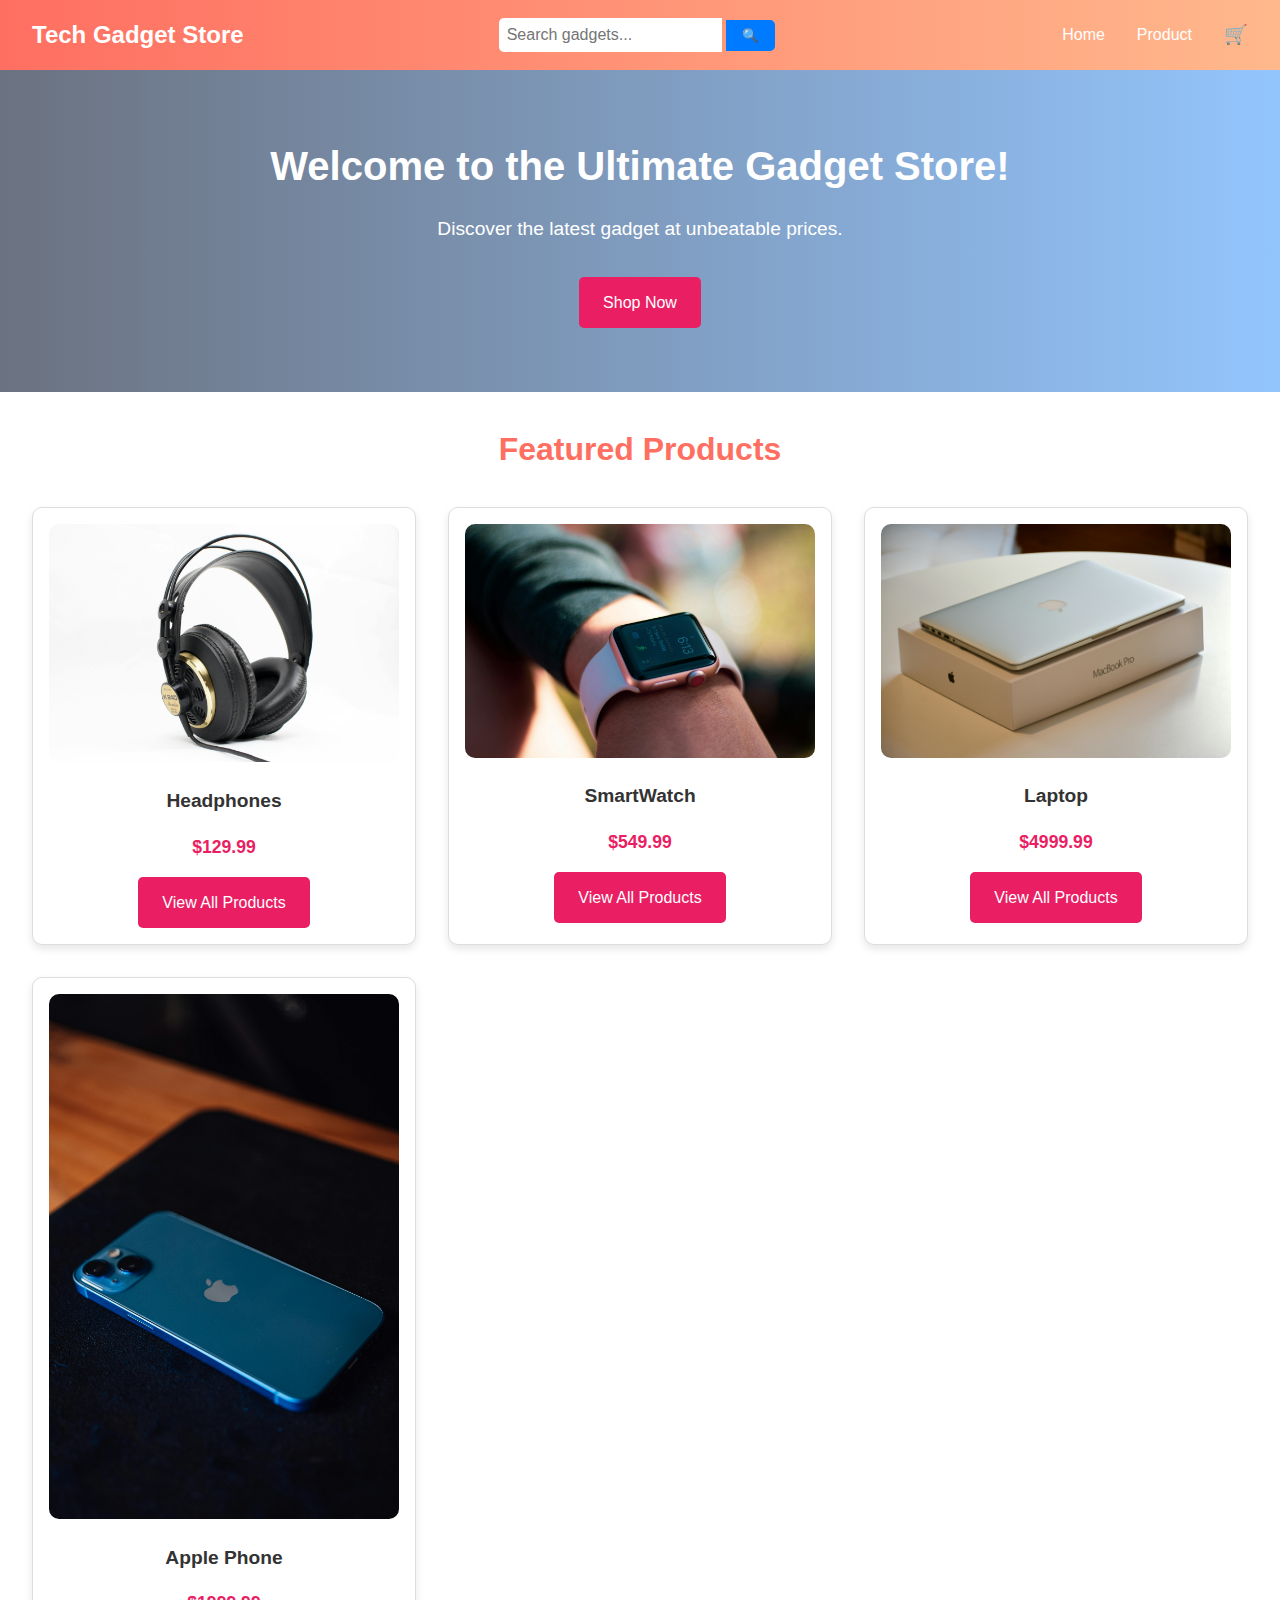
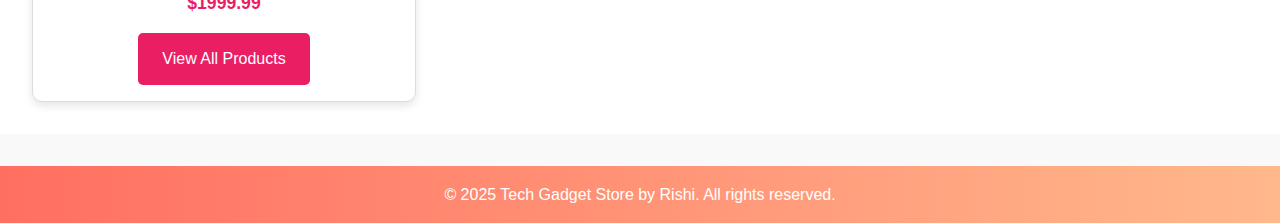
<file: index.html>
<!DOCTYPE html>
<html lang="en">

<head>
    <meta charset="UTF-8">
    <meta name="viewport" content="width=device-width, initial-scale=1.0">
    <title>Tech Gadget Store</title>
    <link rel="stylesheet" href="style.css">
</head>

<body>
    <!-- Header -->
    <header>
        <div class="logo">
            <h1>Tech Gadget Store</h1>
        </div>
        <div class="search-bar">
            <input type="text" placeholder="Search gadgets...">
            <button>🔍</button>
        </div>
        <nav>
            <ul>
                <li><a href="index.html">Home</a></li>
                <li><a href="products.html">Product</a></li>
                <li><a href="#" class="cart-icon">🛒</a></li>
            </ul>
        </nav>
    </header>
    <!-- Hero section -->
    <section class="hero">
        <h2>Welcome to the Ultimate Gadget Store!</h2>
        <p>Discover the latest gadget at unbeatable prices.</p>
        <a href="products.html" class="btn" target="_blank">Shop Now</a>
    </section>
    <!-- featured product -->
    <section class="featured">
        <h2>Featured Products</h2>
        <div class="product-grid">
            <!-- product 1 -->
            <div class="product-card">
                <img src="images/headphone.jpg" alt="headphone">
                <h3>Headphones</h3>
                <p>$129.99</p>
                <a href="products.html" class="btn">View All Products</a>
            </div>
            <!-- product 2 -->
            <div class="product-card">
                <img src="images/SmartWatch.jpg" alt="SmartWatch">
                <h3>SmartWatch</h3>
                <p>$549.99</p>
                <a href="products.html" class="btn">View All Products</a>
            </div>
            <!-- product 3 -->
            <div class="product-card">
                <img src="images/laptop.jpg" alt="Laptop">
                <h3>Laptop</h3>
                <p>$4999.99</p>
                <a href="products.html" class="btn">View All Products</a>
            </div>
            <!-- product 4 -->
            <div class="product-card">
                <img src="images/phone.jpg" alt="phone">
                <h3>Apple Phone</h3>
                <p>$1999.99</p>
                <a href="products.html" class="btn">View All Products</a>
            </div>
        </div>
    </section>
    <!-- footer -->
    <footer>
        <p>&copy; 2025 Tech Gadget Store by Rishi. All rights reserved.</p>
    </footer>
</body>

</html>
</file>
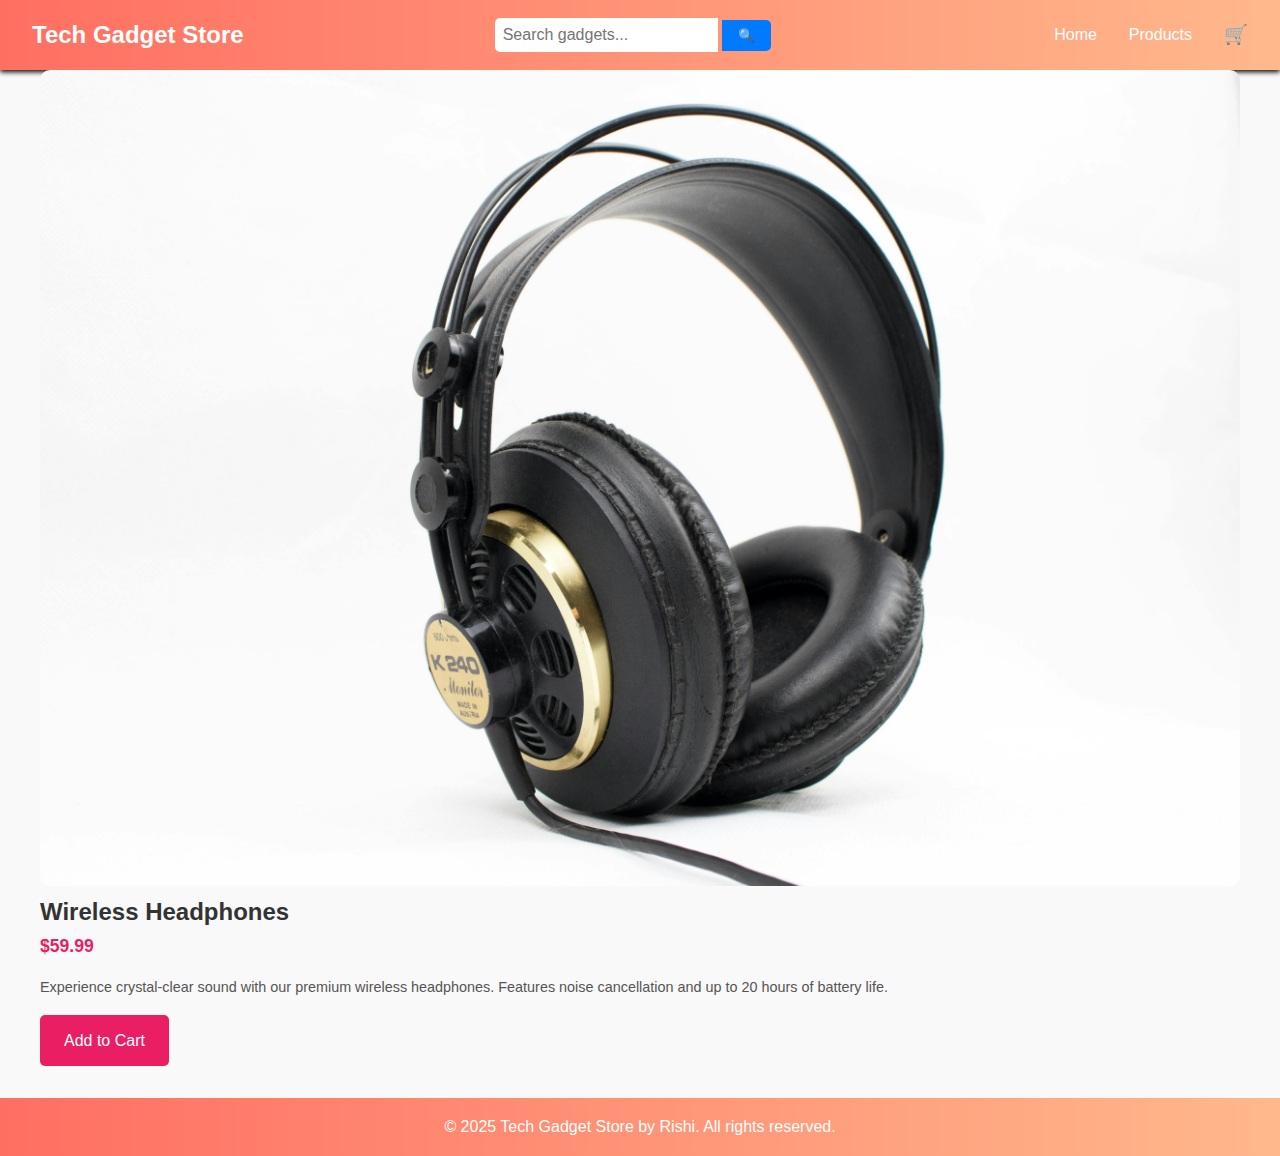
<file: product-details.html>
<!DOCTYPE html>
<html lang="en">
<head>
    <meta charset="UTF-8">
    <meta name="viewport" content="width=device-width, initial-scale=1.0">
    <title>Wireless Headphones - Tech Gadget Store</title>
    <link rel="stylesheet" href="style.css">
</head>
<body>
    <!-- Header (same as index.html) -->
    <header>
        <div class="logo">
            <h1>Tech Gadget Store</h1>
        </div>
        <div class="search-bar">
            <input type="text" placeholder="Search gadgets...">
            <button>🔍</button>
        </div>
        <nav>
            <ul>
                <li><a href="index.html">Home</a></li>
                <li><a href="products.html">Products</a></li>
                <li><a href="#" class="cart-icon">🛒</a></li>
            </ul>
        </nav>
    </header>

    <!-- Product Details -->
    <section class="product-details">
        <div class="container">
            <div class="product-details-content">
                <div class="product-image">
                    <img src="images/headphone.jpg" alt="Wireless Headphones">
                </div>
                <div class="product-info">
                    <h2>Wireless Headphones</h2>
                    <p class="price">$59.99</p>
                    <p class="description">Experience crystal-clear sound with our premium wireless headphones. Features noise cancellation and up to 20 hours of battery life.</p>
                    <a href="#" class="btn">Add to Cart</a>
                </div>
            </div>
        </div>
    </section>

    <!-- Footer -->
    <footer>
        <p>© 2025 Tech Gadget Store by Rishi. All rights reserved.</p>
    </footer>
</body>
</html>
</file>
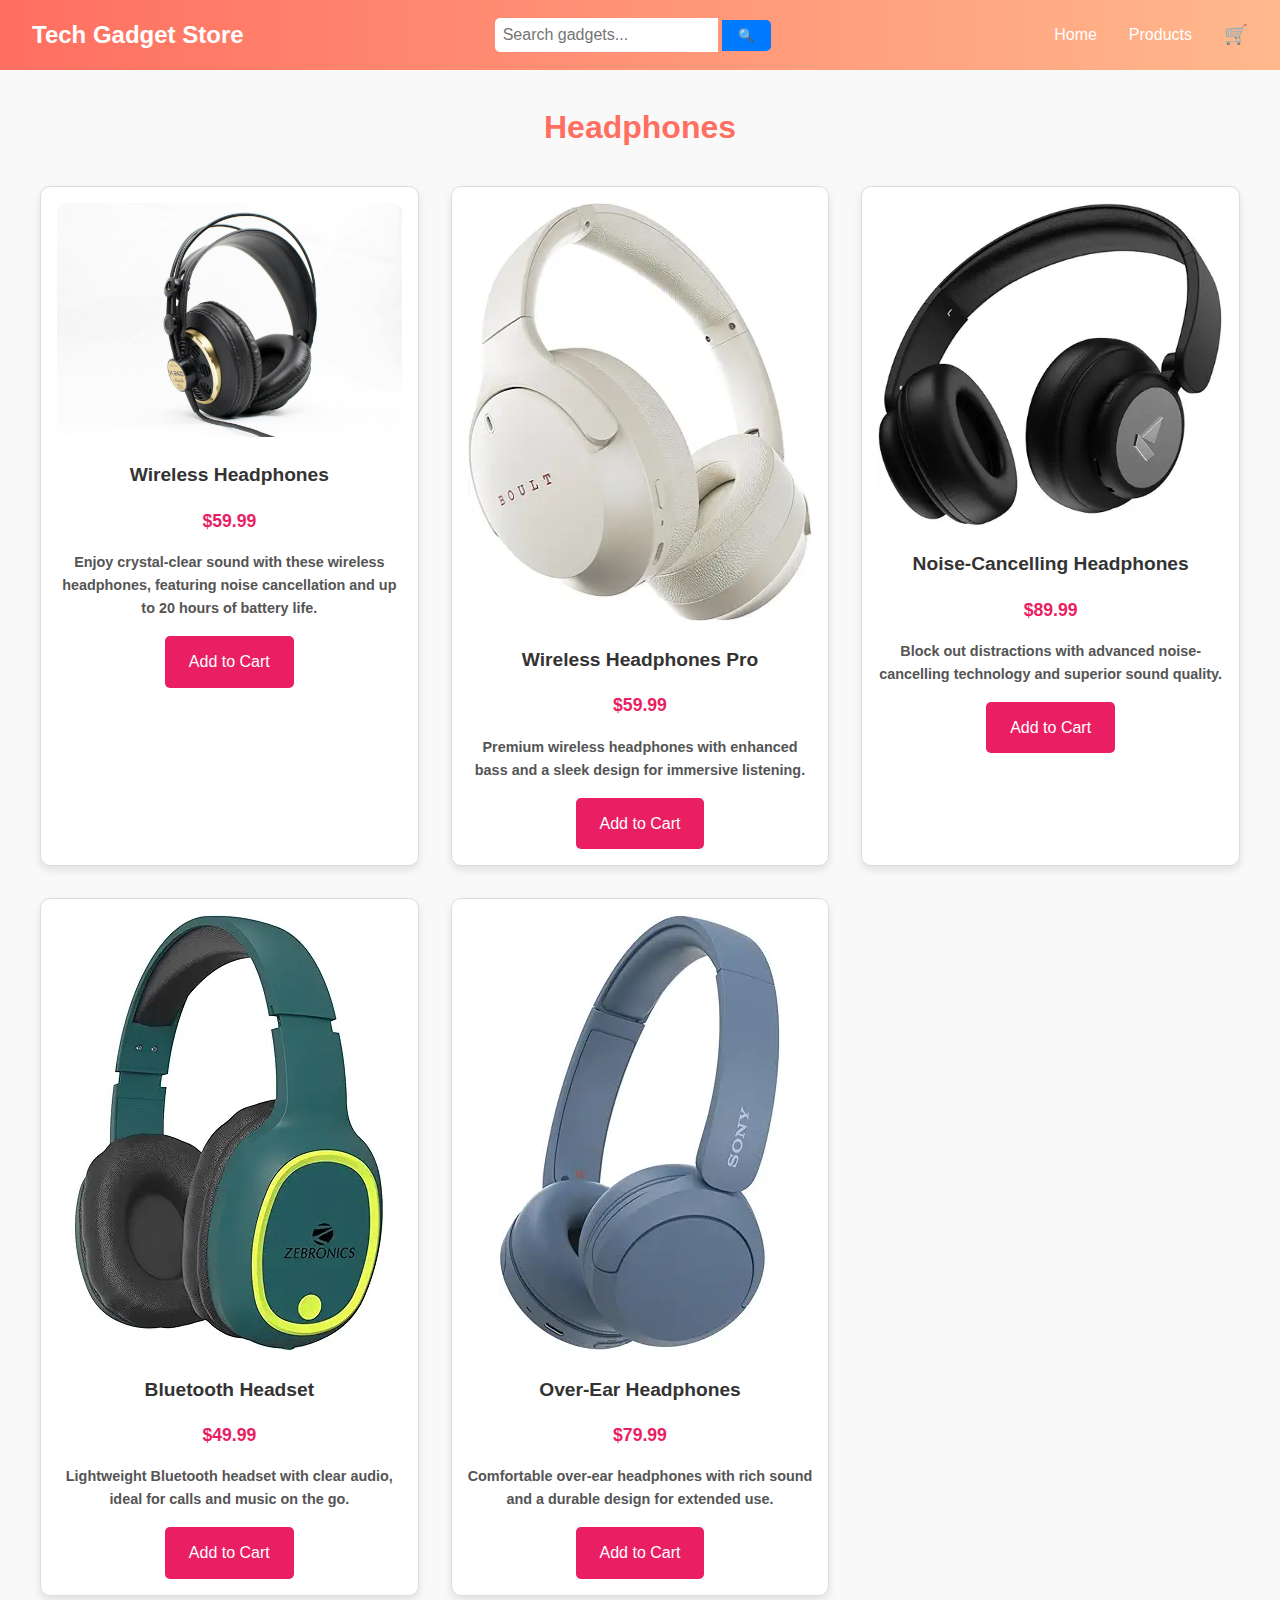
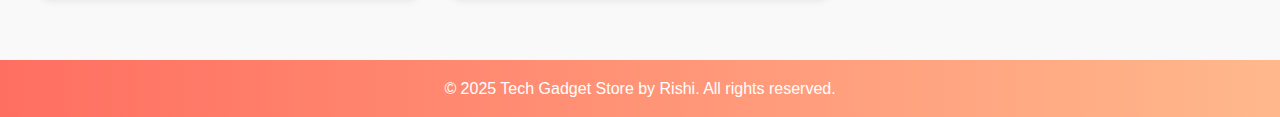
<file: product-headphones.html>
<!DOCTYPE html>
<html lang="en">
<head>
    <meta charset="UTF-8">
    <meta name="viewport" content="width=device-width, initial-scale=1.0">
    <title>Headphones - Tech Gadget Store</title>
    <link rel="stylesheet" href="style.css">
    <link href="https://fonts.googleapis.com/css2?family=Poppins:wght@400;500;700&display=swap" rel="stylesheet">
</head>
<body>
    <!-- Header -->
    <header>
        <div class="logo">
            <h1>Tech Gadget Store</h1>
        </div>
        <div class="search-bar">
            <input type="text" placeholder="Search gadgets...">
            <button>🔍</button>
        </div>
        <nav>
            <ul>
                <li><a href="index.html">Home</a></li>
                <li><a href="products.html">Products</a></li>
                <li><a href="#" class="cart-icon">🛒</a></li>
            </ul>
        </nav>
    </header>

    <!-- Headphones Details -->
    <section class="category-details">
        <div class="container">
            <h2>Headphones</h2>
            <div class="product-grid">
                <!-- Wireless Headphones -->
                <div class="product-card">
                    <div class="product-image">
                        <img src="images/headphone.jpg" alt="Wireless Headphones">
                    </div>
                    <div class="product-info">
                        <h3>Wireless Headphones</h3>
                        <p class="price">$59.99</p>
                        <p class="description">Enjoy crystal-clear sound with these wireless headphones, featuring noise cancellation and up to 20 hours of battery life.</p>
                        <a href="#" class="btn">Add to Cart</a>
                    </div>
                </div>
                <!-- Wireless Headphones Pro -->
                <div class="product-card">
                    <div class="product-image">
                        <img src="images/headphone1.webp" alt="Wireless Headphones Pro">
                    </div>
                    <div class="product-info">
                        <h3>Wireless Headphones Pro</h3>
                        <p class="price">$59.99</p>
                        <p class="description">Premium wireless headphones with enhanced bass and a sleek design for immersive listening.</p>
                        <a href="#" class="btn">Add to Cart</a>
                    </div>
                </div>
                <!-- Noise-Cancelling Headphones -->
                <div class="product-card">
                    <div class="product-image">
                        <img src="images/headphone2.webp" alt="Noise-Cancelling Headphones">
                    </div>
                    <div class="product-info">
                        <h3>Noise-Cancelling Headphones</h3>
                        <p class="price">$89.99</p>
                        <p class="description">Block out distractions with advanced noise-cancelling technology and superior sound quality.</p>
                        <a href="#" class="btn">Add to Cart</a>
                    </div>
                </div>
                <!-- Bluetooth Headset -->
                <div class="product-card">
                    <div class="product-image">
                        <img src="images/headphone3.webp" alt="Bluetooth Headset">
                    </div>
                    <div class="product-info">
                        <h3>Bluetooth Headset</h3>
                        <p class="price">$49.99</p>
                        <p class="description">Lightweight Bluetooth headset with clear audio, ideal for calls and music on the go.</p>
                        <a href="#" class="btn">Add to Cart</a>
                    </div>
                </div>
                <!-- Over-Ear Headphones -->
                <div class="product-card">
                    <div class="product-image">
                        <img src="images/headphone4.webp" alt="Over-Ear Headphones">
                    </div>
                    <div class="product-info">
                        <h3>Over-Ear Headphones</h3>
                        <p class="price">$79.99</p>
                        <p class="description">Comfortable over-ear headphones with rich sound and a durable design for extended use.</p>
                        <a href="#" class="btn">Add to Cart</a>
                    </div>
                </div>
            </div>
        </div>
    </section>

    <!-- Footer -->
    <footer>
        <p>© 2025 Tech Gadget Store by Rishi. All rights reserved.</p>
    </footer>
</body>
</html>
</file>
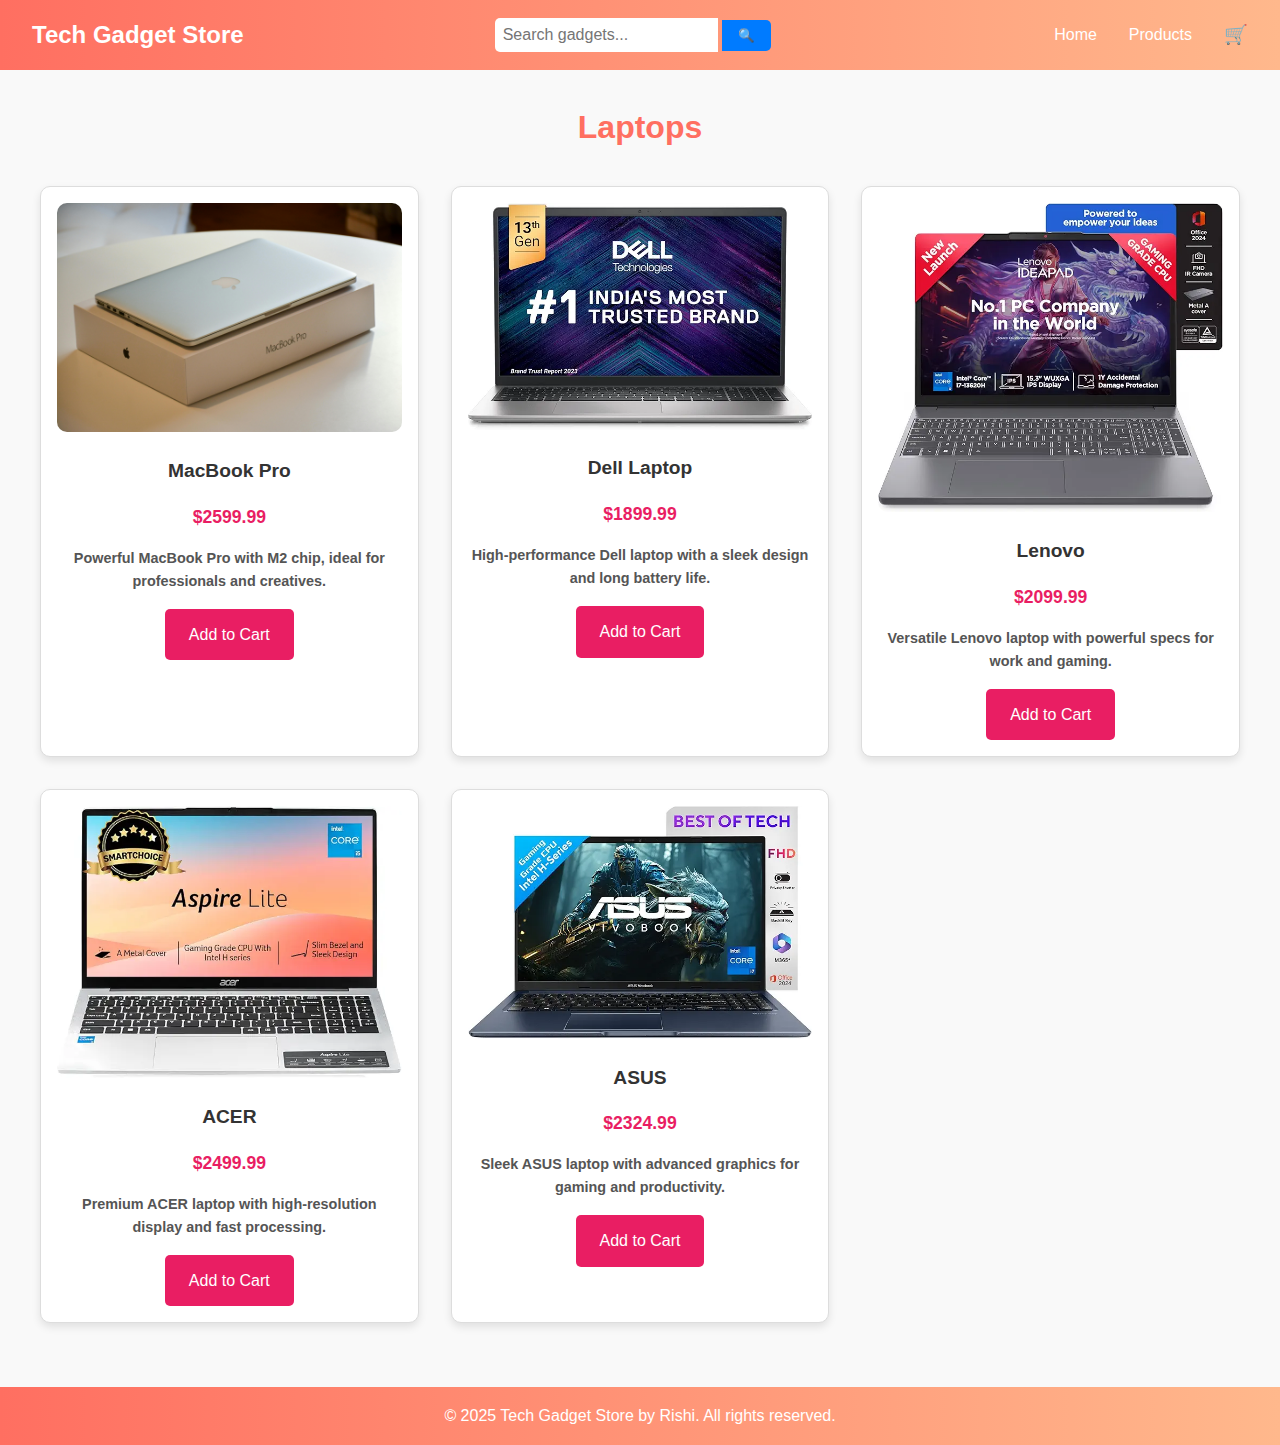
<file: product-laptop.html>
<!DOCTYPE html>
<html lang="en">
<head>
    <meta charset="UTF-8">
    <meta name="viewport" content="width=device-width, initial-scale=1.0">
    <title>Laptops - Tech Gadget Store</title>
    <link rel="stylesheet" href="style.css">
    <link href="https://fonts.googleapis.com/css2?family=Poppins:wght@400;500;700&display=swap" rel="stylesheet">
</head>
<body>
    <!-- Header -->
    <header>
        <div class="logo">
            <h1>Tech Gadget Store</h1>
        </div>
        <div class="search-bar">
            <input type="text" placeholder="Search gadgets...">
            <button>🔍</button>
        </div>
        <nav>
            <ul>
                <li><a href="index.html">Home</a></li>
                <li><a href="products.html">Products</a></li>
                <li><a href="#" class="cart-icon">🛒</a></li>
            </ul>
        </nav>
    </header>

    <!-- Laptops Details -->
    <section class="category-details">
        <div class="container">
            <h2>Laptops</h2>
            <div class="product-grid">
                <!-- MacBook Pro -->
                <div class="product-card">
                    <div class="product-image">
                        <img src="images/laptop.jpg" alt="MacBook Pro">
                    </div>
                    <div class="product-info">
                        <h3>MacBook Pro</h3>
                        <p class="price">$2599.99</p>
                        <p class="description">Powerful MacBook Pro with M2 chip, ideal for professionals and creatives.</p>
                        <a href="#" class="btn">Add to Cart</a>
                    </div>
                </div>
                <!-- Dell Laptop -->
                <div class="product-card">
                    <div class="product-image">
                        <img src="images/laptop1.webp" alt="Dell Laptop">
                    </div>
                    <div class="product-info">
                        <h3>Dell Laptop</h3>
                        <p class="price">$1899.99</p>
                        <p class="description">High-performance Dell laptop with a sleek design and long battery life.</p>
                        <a href="#" class="btn">Add to Cart</a>
                    </div>
                </div>
                <!-- Lenovo -->
                <div class="product-card">
                    <div class="product-image">
                        <img src="images/laptop2.webp" alt="Lenovo">
                    </div>
                    <div class="product-info">
                        <h3>Lenovo</h3>
                        <p class="price">$2099.99</p>
                        <p class="description">Versatile Lenovo laptop with powerful specs for work and gaming.</p>
                        <a href="#" class="btn">Add to Cart</a>
                    </div>
                </div>
                <!-- ACER -->
                <div class="product-card">
                    <div class="product-image">
                        <img src="images/laptop3.webp" alt="ACER">
                    </div>
                    <div class="product-info">
                        <h3>ACER</h3>
                        <p class="price">$2499.99</p>
                        <p class="description">Premium ACER laptop with high-resolution display and fast processing.</p>
                        <a href="#" class="btn">Add to Cart</a>
                    </div>
                </div>
                <!-- ASUS -->
                <div class="product-card">
                    <div class="product-image">
                        <img src="images/laptop4.webp" alt="ASUS">
                    </div>
                    <div class="product-info">
                        <h3>ASUS</h3>
                        <p class="price">$2324.99</p>
                        <p class="description">Sleek ASUS laptop with advanced graphics for gaming and productivity.</p>
                        <a href="#" class="btn">Add to Cart</a>
                    </div>
                </div>
            </div>
        </div>
    </section>

    <!-- Footer -->
    <footer>
        <p>© 2025 Tech Gadget Store by Rishi. All rights reserved.</p>
    </footer>
</body>
</html>
</file>
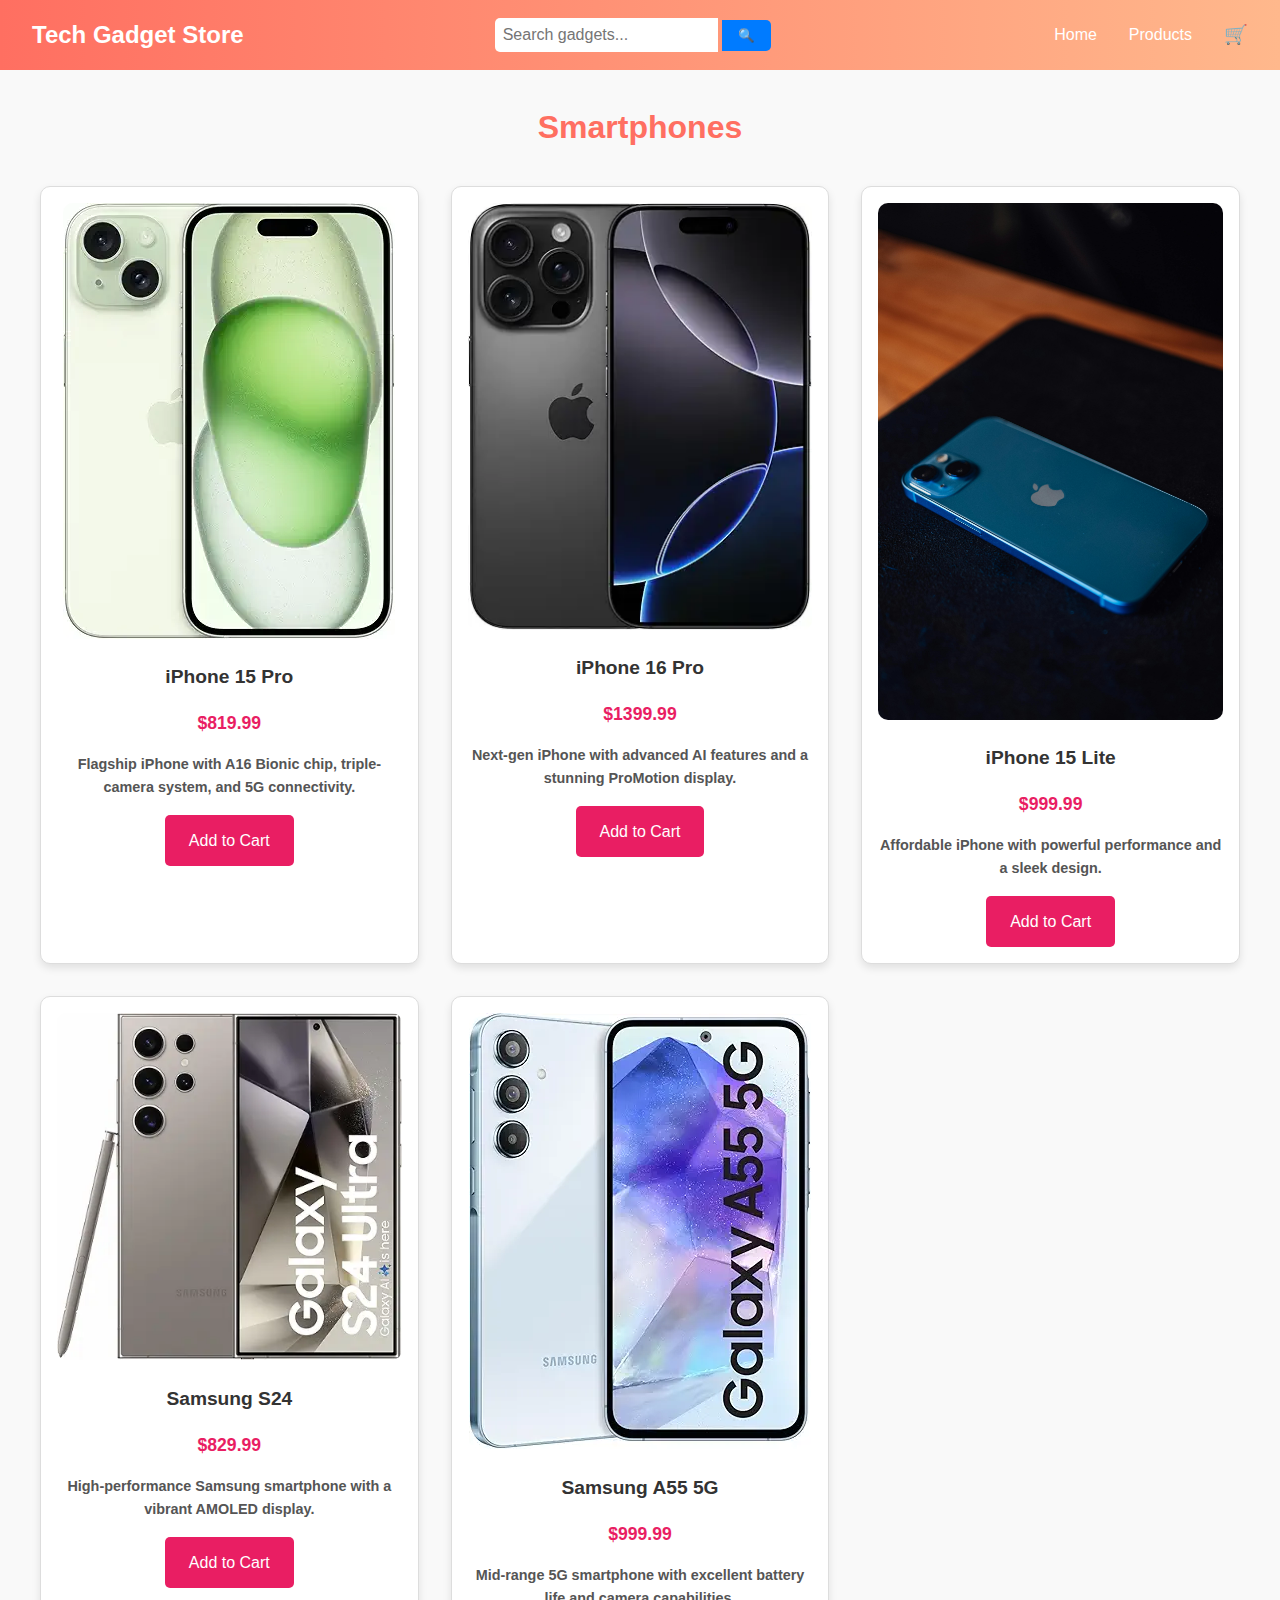
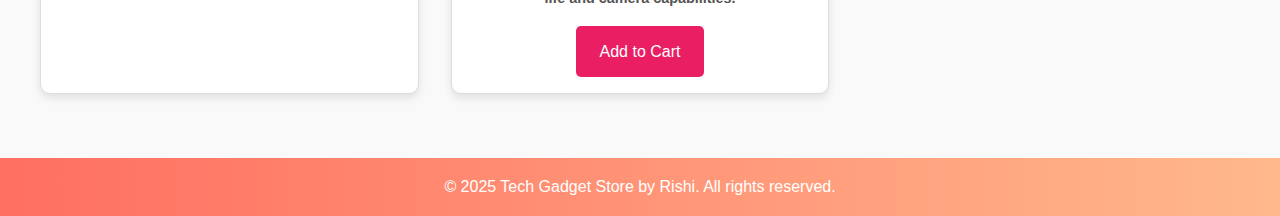
<file: product-phone.html>
<!DOCTYPE html>
<html lang="en">
<head>
    <meta charset="UTF-8">
    <meta name="viewport" content="width=device-width, initial-scale=1.0">
    <title>Smartphones - Tech Gadget Store</title>
    <link rel="stylesheet" href="style.css">
    <link href="https://fonts.googleapis.com/css2?family=Poppins:wght@400;500;700&display=swap" rel="stylesheet">
</head>
<body>
    <!-- Header -->
    <header>
        <div class="logo">
            <h1>Tech Gadget Store</h1>
        </div>
        <div class="search-bar">
            <input type="text" placeholder="Search gadgets...">
            <button>🔍</button>
        </div>
        <nav>
            <ul>
                <li><a href="index.html">Home</a></li>
                <li><a href="products.html">Products</a></li>
                <li><a href="#" class="cart-icon">🛒</a></li>
            </ul>
        </nav>
    </header>

    <!-- Smartphones Details -->
    <section class="category-details">
        <div class="container">
            <h2>Smartphones</h2>
            <div class="product-grid">
                <!-- iPhone 15 Pro -->
                <div class="product-card">
                    <div class="product-image">
                        <img src="images/applephone1.webp" alt="iPhone 15 Pro">
                    </div>
                    <div class="product-info">
                        <h3>iPhone 15 Pro</h3>
                        <p class="price">$819.99</p>
                        <p class="description">Flagship iPhone with A16 Bionic chip, triple-camera system, and 5G connectivity.</p>
                        <a href="#" class="btn">Add to Cart</a>
                    </div>
                </div>
                <!-- iPhone 16 Pro -->
                <div class="product-card">
                    <div class="product-image">
                        <img src="images/applephone2.webp" alt="iPhone 16 Pro">
                    </div>
                    <div class="product-info">
                        <h3>iPhone 16 Pro</h3>
                        <p class="price">$1399.99</p>
                        <p class="description">Next-gen iPhone with advanced AI features and a stunning ProMotion display.</p>
                        <a href="#" class="btn">Add to Cart</a>
                    </div>
                </div>
                <!-- iPhone 15 Lite -->
                <div class="product-card">
                    <div class="product-image">
                        <img src="images/phone.jpg" alt="iPhone 15 Lite">
                    </div>
                    <div class="product-info">
                        <h3>iPhone 15 Lite</h3>
                        <p class="price">$999.99</p>
                        <p class="description">Affordable iPhone with powerful performance and a sleek design.</p>
                        <a href="#" class="btn">Add to Cart</a>
                    </div>
                </div>
                <!-- Samsung S24 -->
                <div class="product-card">
                    <div class="product-image">
                        <img src="images/samsung1.webp" alt="Samsung S24">
                    </div>
                    <div class="product-info">
                        <h3>Samsung S24</h3>
                        <p class="price">$829.99</p>
                        <p class="description">High-performance Samsung smartphone with a vibrant AMOLED display.</p>
                        <a href="#" class="btn">Add to Cart</a>
                    </div>
                </div>
                <!-- Samsung A55 5G -->
                <div class="product-card">
                    <div class="product-image">
                        <img src="images/samsung2.webp" alt="Samsung A55 5G">
                    </div>
                    <div class="product-info">
                        <h3>Samsung A55 5G</h3>
                        <p class="price">$999.99</p>
                        <p class="description">Mid-range 5G smartphone with excellent battery life and camera capabilities.</p>
                        <a href="#" class="btn">Add to Cart</a>
                    </div>
                </div>
            </div>
        </div>
    </section>

    <!-- Footer -->
    <footer>
        <p>© 2025 Tech Gadget Store by Rishi. All rights reserved.</p>
    </footer>
</body>
</html>
</file>
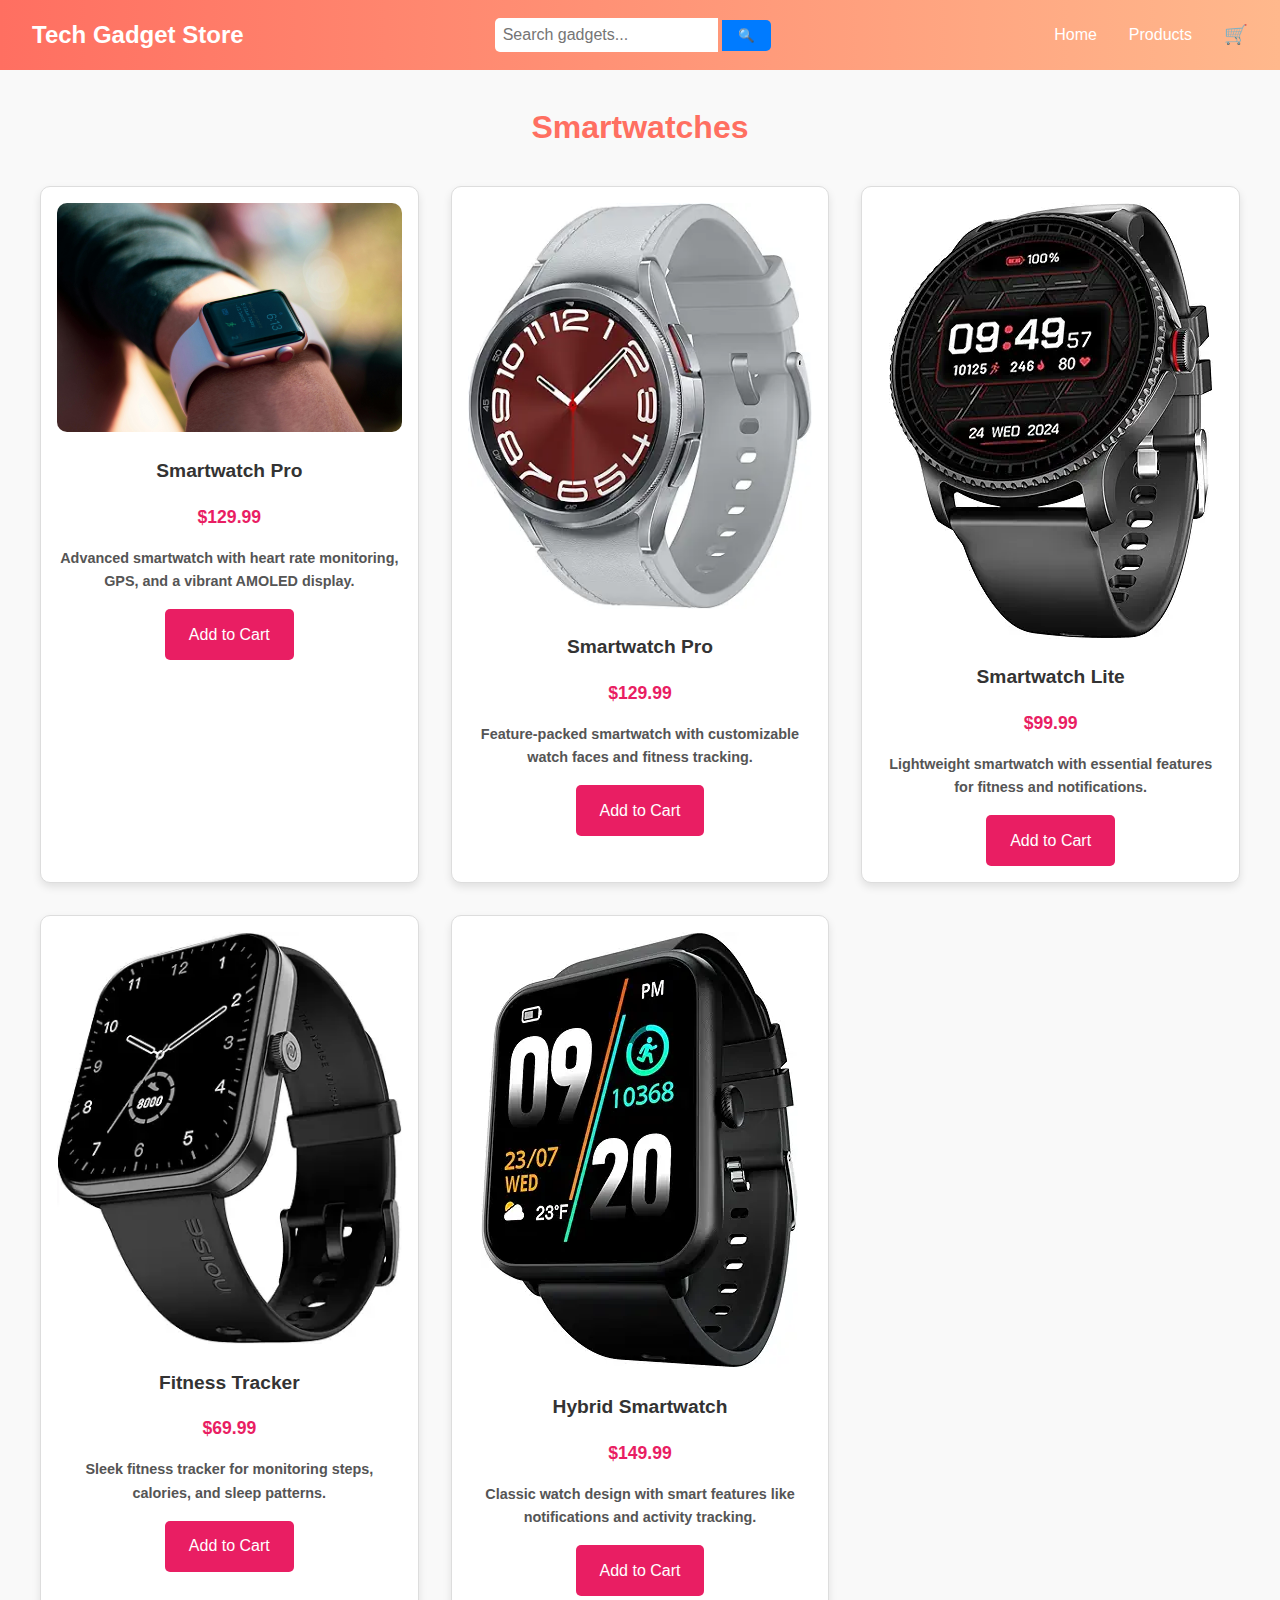
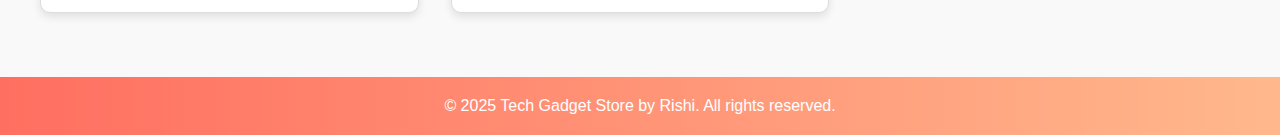
<file: product-smartwatch.html>
<!DOCTYPE html>
<html lang="en">
<head>
    <meta charset="UTF-8">
    <meta name="viewport" content="width=device-width, initial-scale=1.0">
    <title>Smartwatches - Tech Gadget Store</title>
    <link rel="stylesheet" href="style.css">
    <link href="https://fonts.googleapis.com/css2?family=Poppins:wght@400;500;700&display=swap" rel="stylesheet">
</head>
<body>
    <!-- Header -->
    <header>
        <div class="logo">
            <h1>Tech Gadget Store</h1>
        </div>
        <div class="search-bar">
            <input type="text" placeholder="Search gadgets...">
            <button>🔍</button>
        </div>
        <nav>
            <ul>
                <li><a href="index.html">Home</a></li>
                <li><a href="products.html">Products</a></li>
                <li><a href="#" class="cart-icon">🛒</a></li>
            </ul>
        </nav>
    </header>

    <!-- Smartwatches Details -->
    <section class="category-details">
        <div class="container">
            <h2>Smartwatches</h2>
            <div class="product-grid">
                <!-- Smartwatch Pro (1) -->
                <div class="product-card">
                    <div class="product-image">
                        <img src="images/SmartWatch.jpg" alt="Smartwatch Pro">
                    </div>
                    <div class="product-info">
                        <h3>Smartwatch Pro</h3>
                        <p class="price">$129.99</p>
                        <p class="description">Advanced smartwatch with heart rate monitoring, GPS, and a vibrant AMOLED display.</p>
                        <a href="#" class="btn">Add to Cart</a>
                    </div>
                </div>
                <!-- Smartwatch Pro (2) -->
                <div class="product-card">
                    <div class="product-image">
                        <img src="images/watch1.webp" alt="Smartwatch Pro">
                    </div>
                    <div class="product-info">
                        <h3>Smartwatch Pro</h3>
                        <p class="price">$129.99</p>
                        <p class="description">Feature-packed smartwatch with customizable watch faces and fitness tracking.</p>
                        <a href="#" class="btn">Add to Cart</a>
                    </div>
                </div>
                <!-- Smartwatch Lite -->
                <div class="product-card">
                    <div class="product-image">
                        <img src="images/watch2.webp" alt="Smartwatch Lite">
                    </div>
                    <div class="product-info">
                        <h3>Smartwatch Lite</h3>
                        <p class="price">$99.99</p>
                        <p class="description">Lightweight smartwatch with essential features for fitness and notifications.</p>
                        <a href="#" class="btn">Add to Cart</a>
                    </div>
                </div>
                <!-- Fitness Tracker -->
                <div class="product-card">
                    <div class="product-image">
                        <img src="images/watch3.webp" alt="Fitness Tracker">
                    </div>
                    <div class="product-info">
                        <h3>Fitness Tracker</h3>
                        <p class="price">$69.99</p>
                        <p class="description">Sleek fitness tracker for monitoring steps, calories, and sleep patterns.</p>
                        <a href="#" class="btn">Add to Cart</a>
                    </div>
                </div>
                <!-- Hybrid Smartwatch -->
                <div class="product-card">
                    <div class="product-image">
                        <img src="images/watch4.webp" alt="Hybrid Smartwatch">
                    </div>
                    <div class="product-info">
                        <h3>Hybrid Smartwatch</h3>
                        <p class="price">$149.99</p>
                        <p class="description">Classic watch design with smart features like notifications and activity tracking.</p>
                        <a href="#" class="btn">Add to Cart</a>
                    </div>
                </div>
            </div>
        </div>
    </section>

    <!-- Footer -->
    <footer>
        <p>© 2025 Tech Gadget Store by Rishi. All rights reserved.</p>
    </footer>
</body>
</html>
</file>
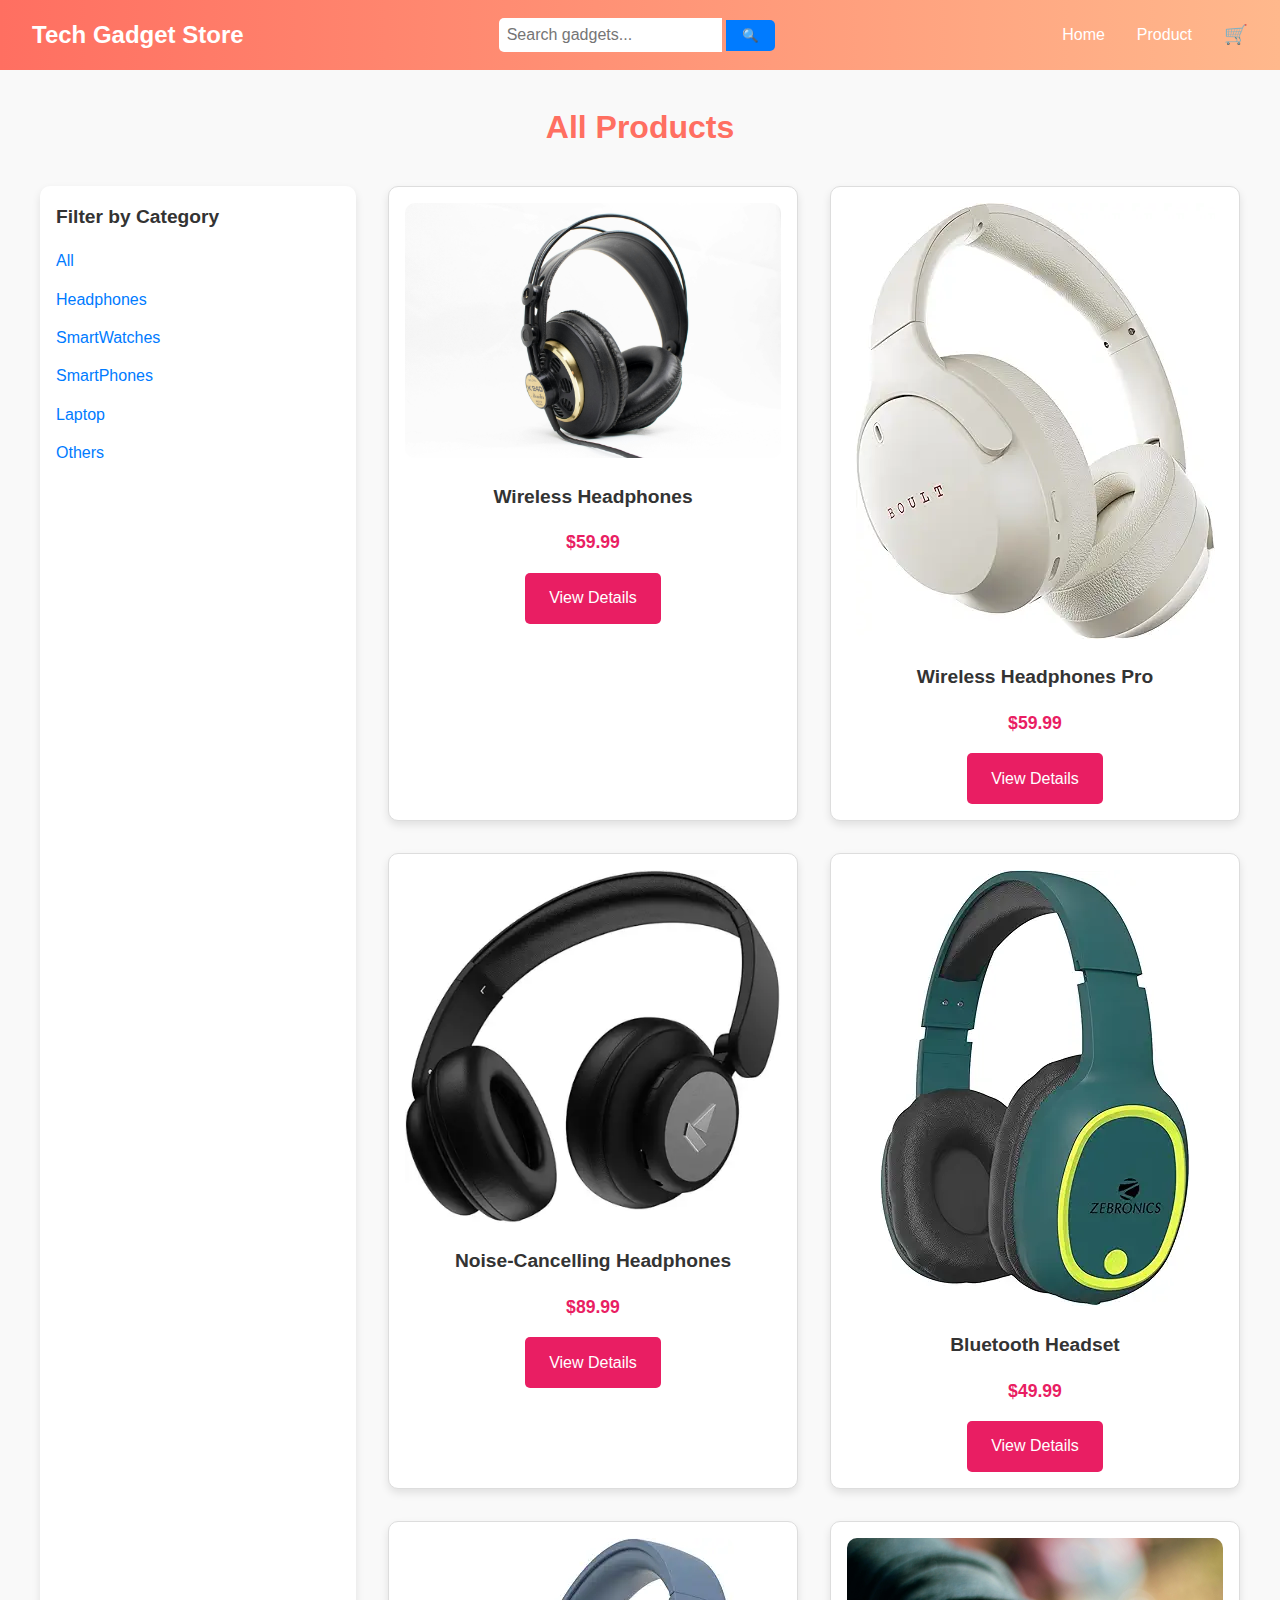
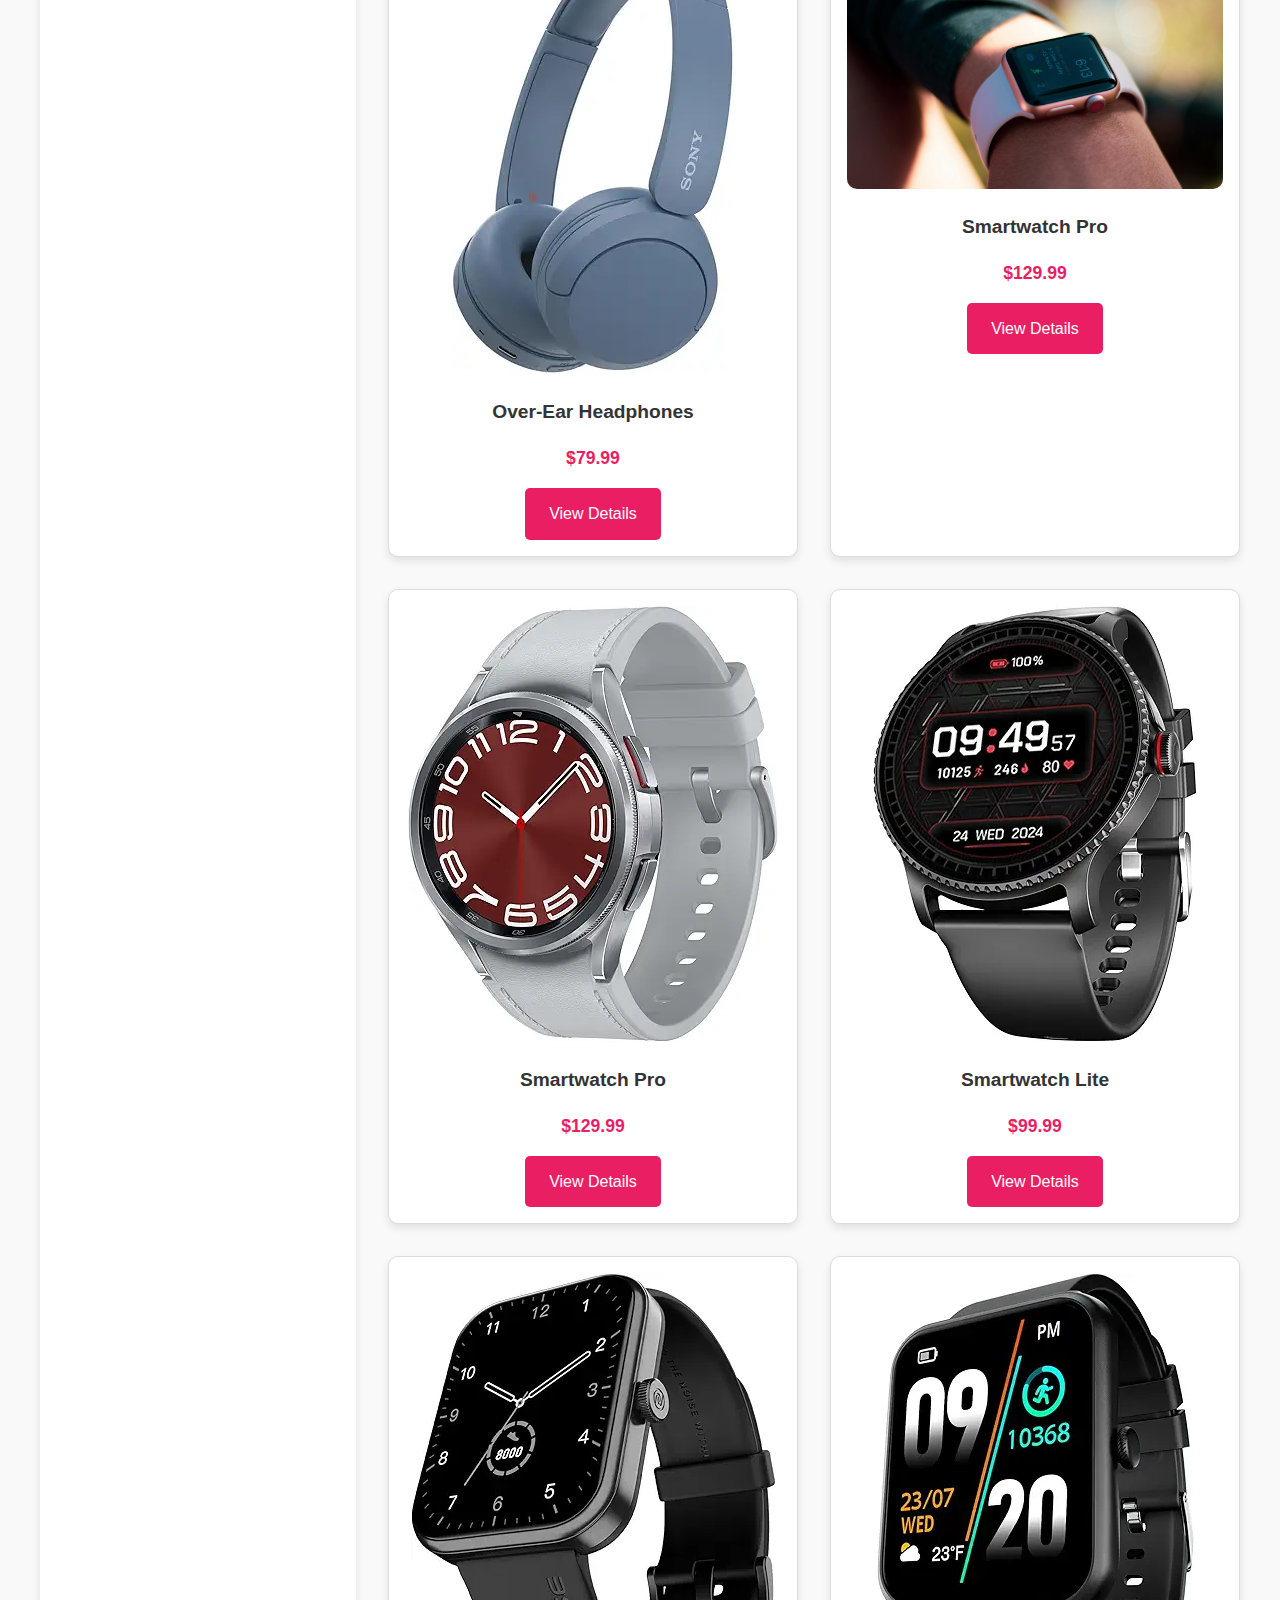
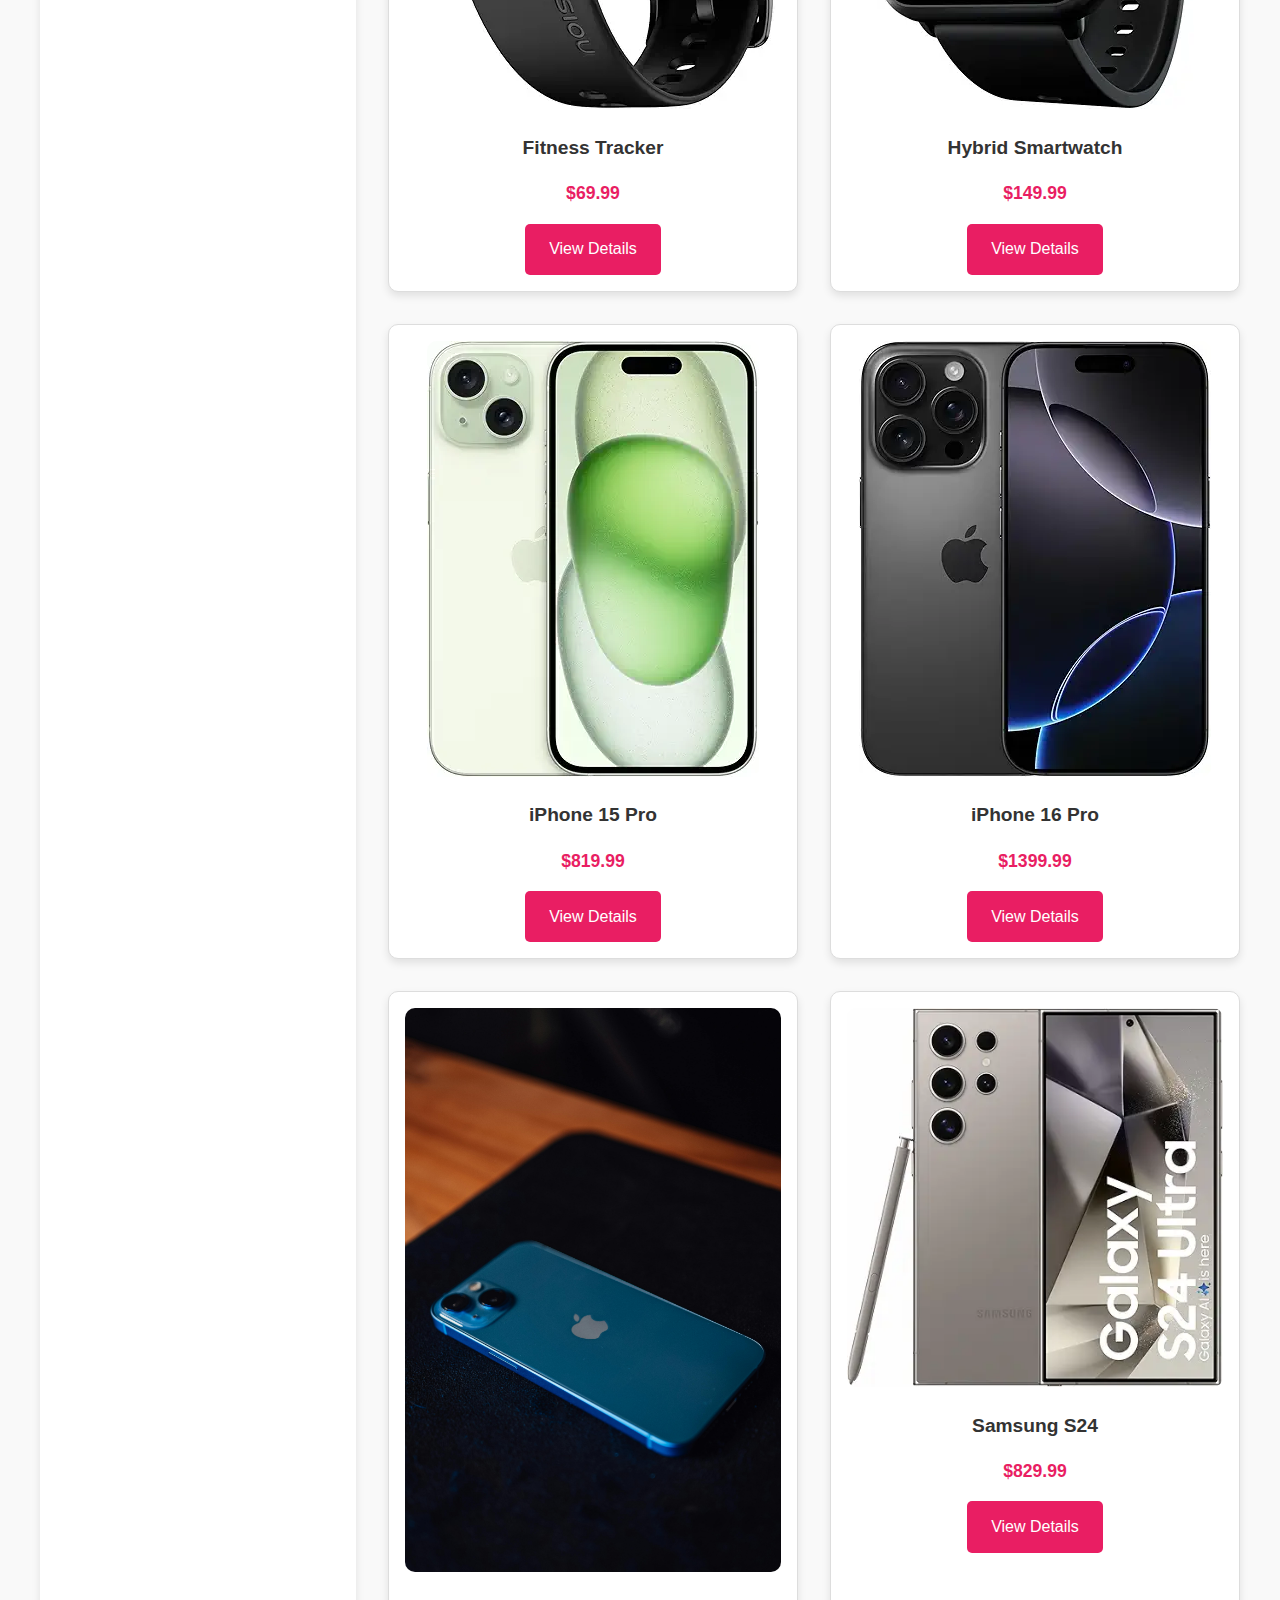
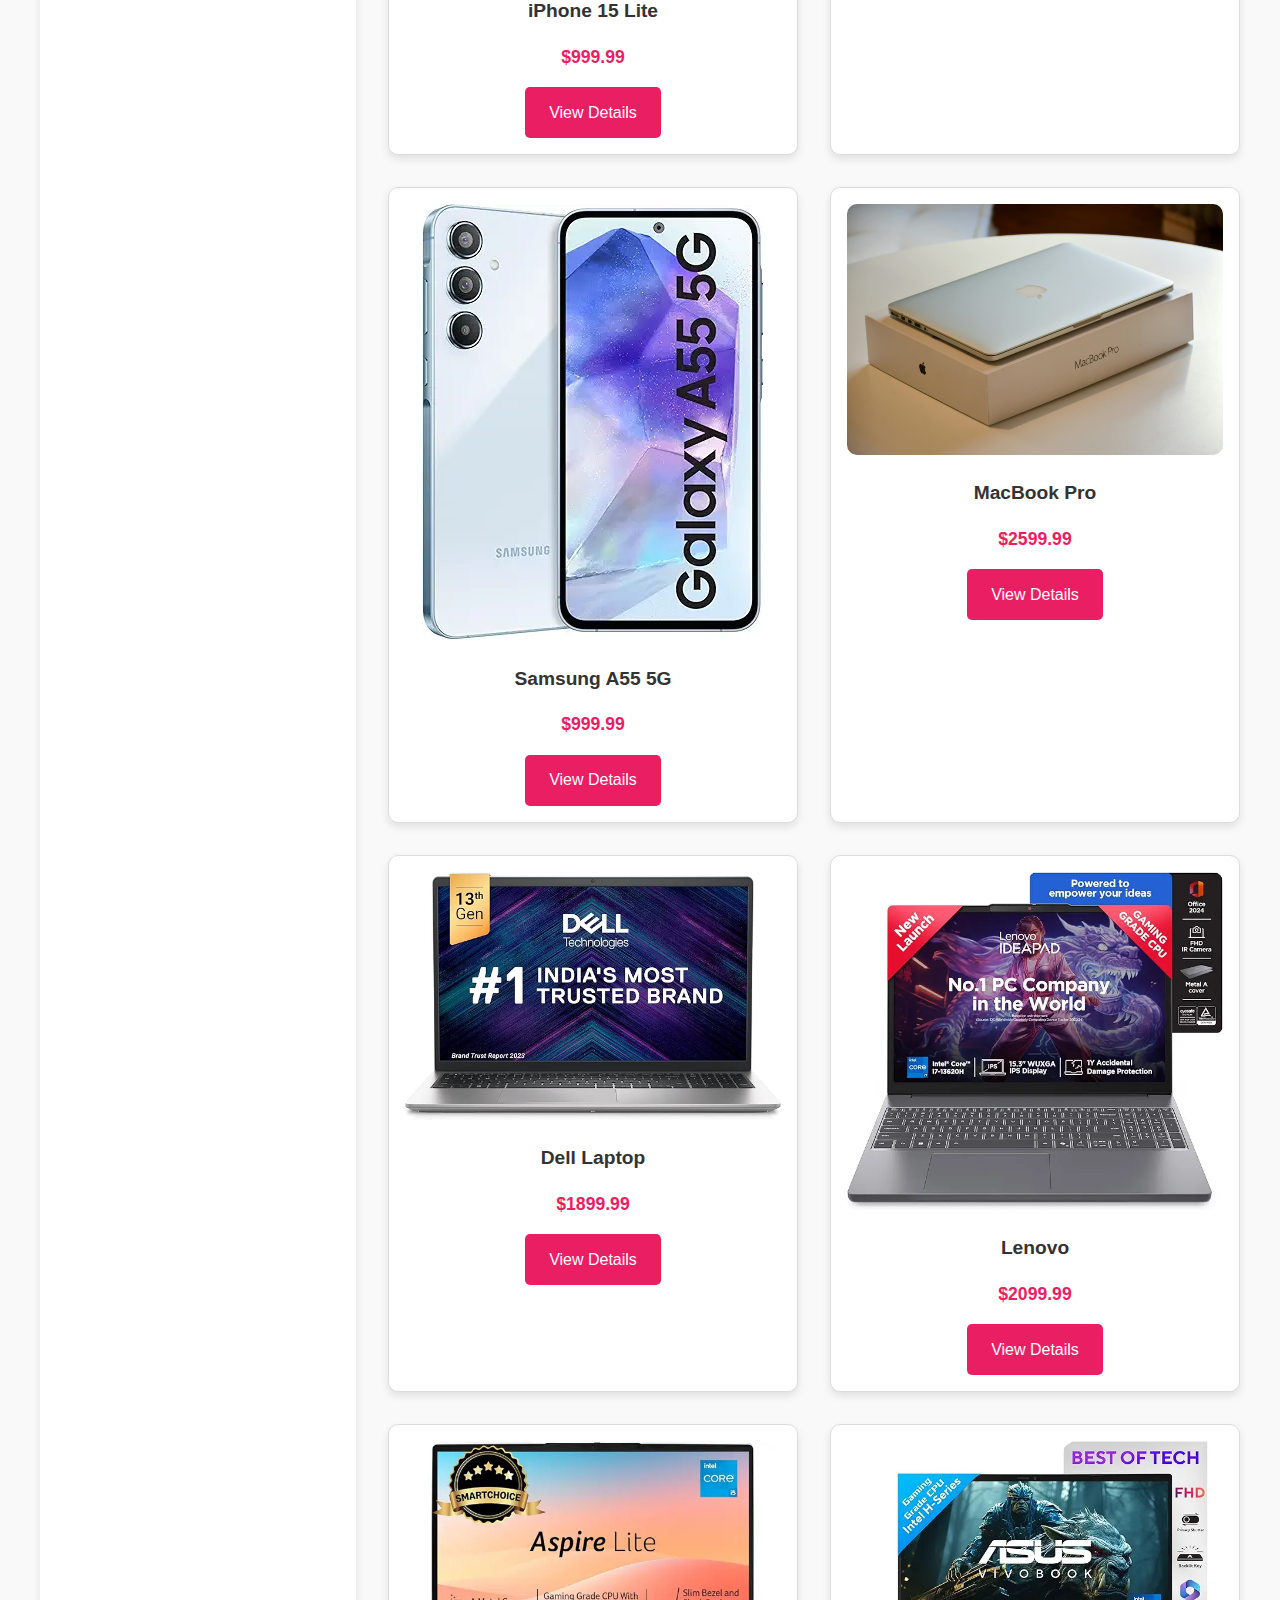
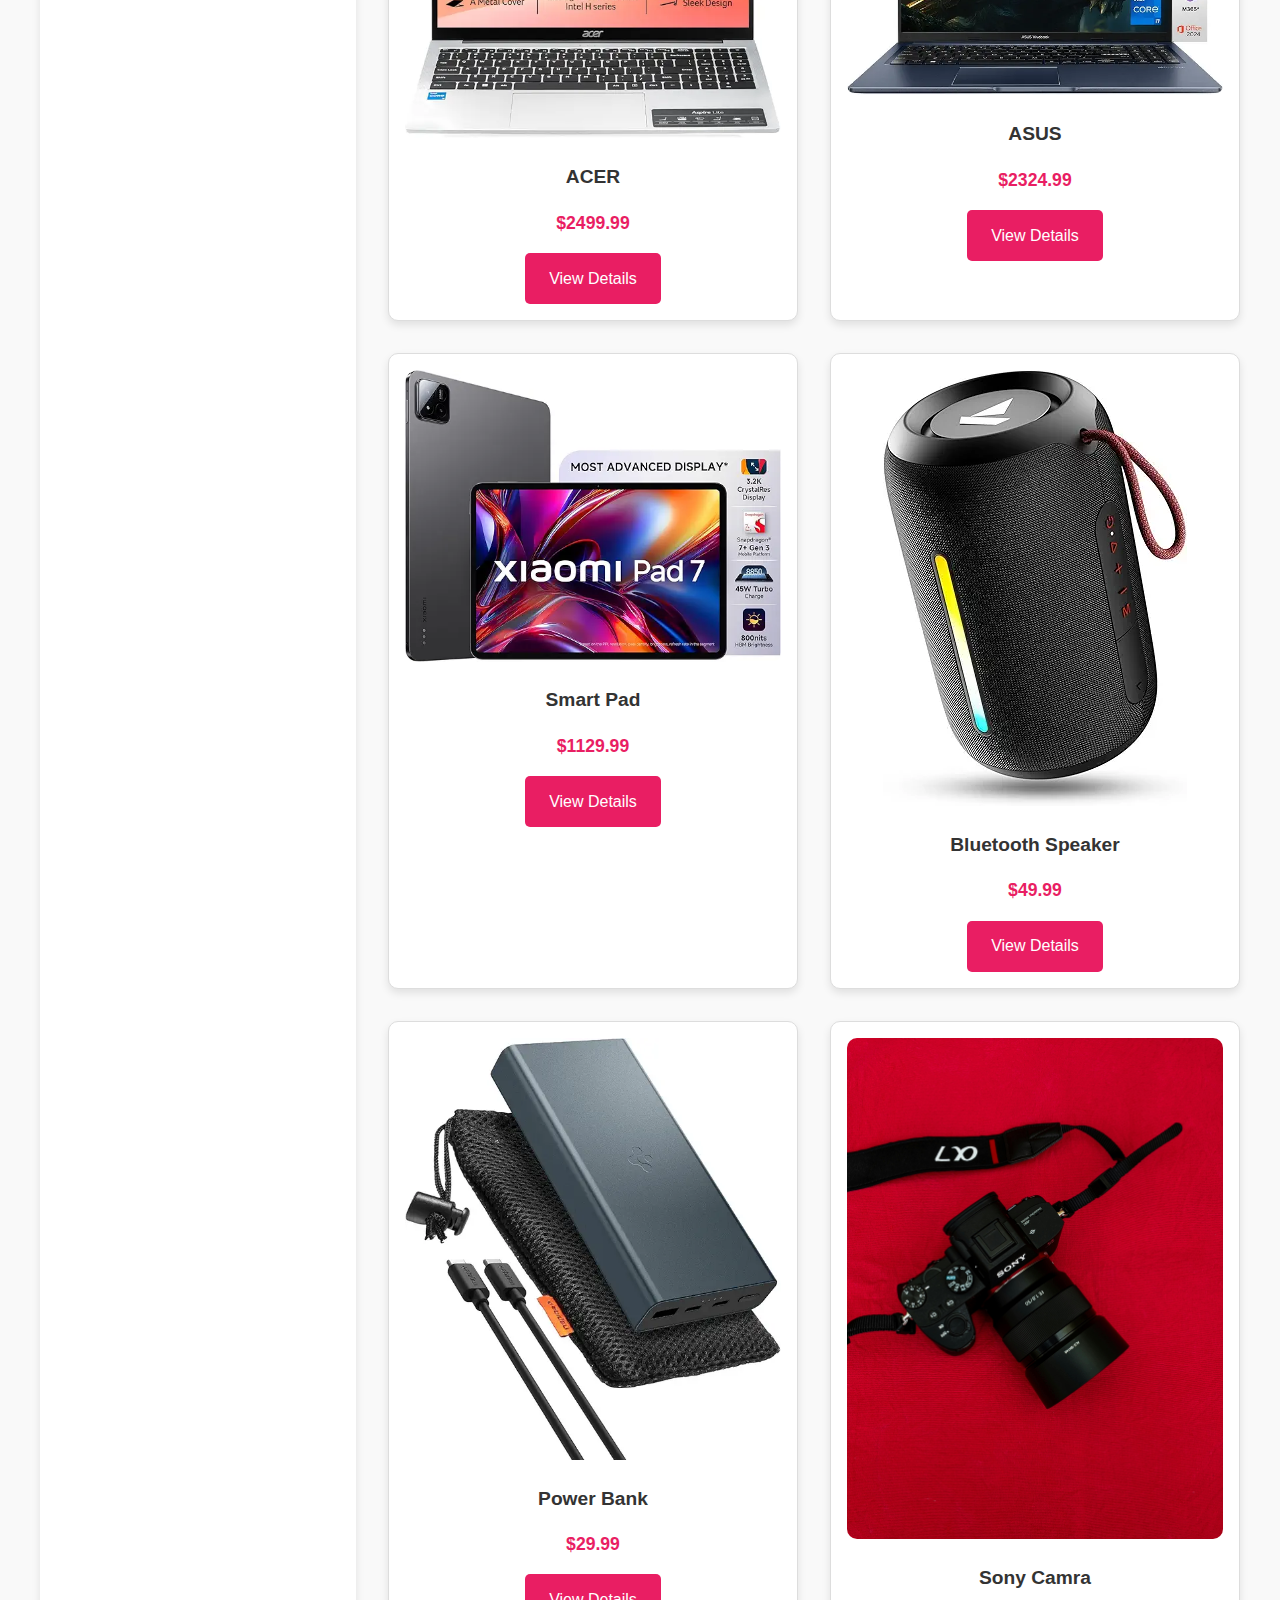
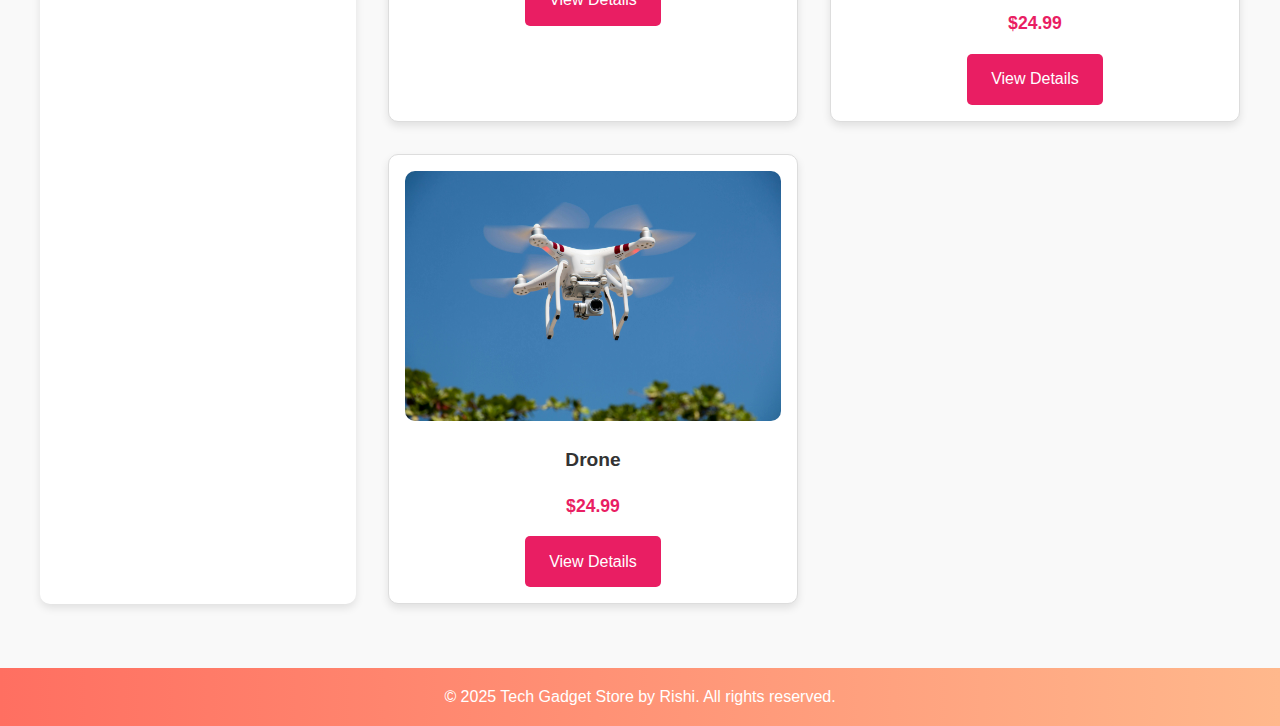
<file: products.html>
<!DOCTYPE html>
<html lang="en">
<head>
    <meta charset="UTF-8">
    <meta name="viewport" content="width=device-width, initial-scale=1.0">
    <title>Products - Tech Gadget Store</title>
    <link rel="stylesheet" href="style.css">
    <link href="https://fonts.googleapis.com/css2?family=Poppins:wght@400;500;700&display=swap" rel="stylesheet">
</head>
<body>
     <!-- Header (same as index.html ) -->
     <header>
        <div class="logo">
            <h1>Tech Gadget Store</h1>
        </div>
        <div class="search-bar">
            <input type="text" placeholder="Search gadgets...">
            <button>🔍</button>
        </div>
        <nav>
            <ul>
                <li><a href="index.html">Home</a></li>
                <li><a href="products.html">Product</a></li>
                <li><a href="#" class="cart-icon">🛒</a></li>
            </ul>
        </nav>
     </header>
     <!-- product listing -->
      <section class="products">
        <div class="container">
            <h2>All Products</h2>
            <div class="products-content">
                <!-- filter sidebar -->
                <aside class="filters">
                    <h3>Filter by Category</h3>
                    <ul>
                        <li><a href="#">All</a></li>
                        <li><a href="#">Headphones</a></li>
                        <li><a href="#">SmartWatches</a></li>
                        <li><a href="#">SmartPhones</a></li>
                        <li><a href="#">Laptop</a></li>
                        <li><a href="#">Others</a></li>
                    </ul>
                </aside>
                <!-- products grid -->
                <div class="product-grid">
                    <!-- Headphones -->
                    <div class="product-card">
                        <img src="images/headphone.jpg" alt="Wireless Headphones">
                        <h3>Wireless Headphones</h3>
                        <p>$59.99</p>
                        <a href="product-headphones.html" class="btn">View Details</a>
                    </div>
                    <div class="product-card">
                        <img src="images/headphone1.webp" alt="Wireless Headphones Pro">
                        <h3>Wireless Headphones Pro</h3>
                        <p>$59.99</p>
                        <a href="product-headphones.html" class="btn">View Details</a>
                    </div>
                    <div class="product-card">
                        <img src="images/headphone2.webp" alt="Noise-Cancelling Headphones">
                        <h3>Noise-Cancelling Headphones</h3>
                        <p>$89.99</p>
                        <a href="product-headphones.html" class="btn">View Details</a>
                    </div>
                    <div class="product-card">
                        <img src="images/headphone3.webp" alt="Bluetooth Headphone">
                        <h3>Bluetooth Headset</h3>
                        <p>$49.99</p>
                        <a href="product-headphones.html" class="btn">View Details</a>
                    </div>
                    <div class="product-card">
                        <img src="images/headphone4.webp" alt="Over-Ear Headphones">
                        <h3>Over-Ear Headphones</h3>
                        <p>$79.99</p>
                        <a href="product-headphones.html" class="btn">View Details</a>
                    </div>
                    <!-- SmartWatches -->
                    <div class="product-card">
                        <img src="images/SmartWatch.jpg" alt="Smartwatch Pro">
                        <h3>Smartwatch Pro</h3>
                        <p>$129.99</p>
                        <a href="product-smartwatch.html" class="btn">View Details</a>
                    </div>
                    <div class="product-card">
                        <img src="images/watch1.webp" alt="Smartwatch Pro">
                        <h3>Smartwatch Pro</h3>
                        <p>$129.99</p>
                        <a href="product-smartwatch.html" class="btn">View Details</a>
                    </div>
                    <div class="product-card">
                        <img src="images/watch2.webp" alt="Smartwatch Lite">
                        <h3>Smartwatch Lite</h3>
                        <p>$99.99</p>
                        <a href="product-smartwatch.html" class="btn">View Details</a>
                    </div>
                    <div class="product-card">
                        <img src="images/watch3.webp" alt="Fitness Tracker">
                        <h3>Fitness Tracker</h3>
                        <p>$69.99</p>
                        <a href="product-smartwatch.html" class="btn">View Details</a>
                    </div>
                    <div class="product-card">
                        <img src="images/watch4.webp" alt="Hybrid Smartwatch">
                        <h3>Hybrid Smartwatch</h3>
                        <p>$149.99</p>
                        <a href="product-smartwatch.html" class="btn">View Details</a>
                    </div>
                    <!-- SmartPhones(5 products) -->
                    <div class="product-card">
                        <img src="images/applephone1.webp" alt="apple-phone">
                        <h3>iPhone 15 Pro</h3>
                        <p>$819.99</p>
                        <a href="product-phone.html" class="btn">View Details</a>
                    </div>
                    <div class="product-card">
                        <img src="images/applephone2.webp" alt="apple-phone">
                        <h3>iPhone 16 Pro</h3>
                        <p>$1399.99</p>
                        <a href="product-phone.html" class="btn">View Details</a>
                    </div>
                    <div class="product-card">
                        <img src="images/phone.jpg" alt="apple-phone">
                        <h3>iPhone 15 Lite</h3>
                        <p>$999.99</p>
                        <a href="product-phone.html" class="btn">View Details</a>
                    </div>
                    <div class="product-card">
                        <img src="images/samsung1.webp" alt="samsung-phone">
                        <h3>Samsung S24</h3>
                        <p>$829.99</p>
                        <a href="product-phone.html" class="btn">View Details</a>
                    </div>
                    <div class="product-card">
                        <img src="images/samsung2.webp" alt="samsung-phone">
                        <h3>Samsung A55 5G</h3>
                        <p>$999.99</p>
                        <a href="product-phone.html" class="btn">View Details</a>
                    </div>
                    <div class="product-card">
                        <img src="images/laptop.jpg" alt="Laptop">
                        <h3>MacBook Pro</h3>
                        <p>$2599.99</p>
                        <a href="product-laptop.html" class="btn">View Details</a>
                    </div>
                    <div class="product-card">
                        <img src="images/laptop1.webp" alt="Laptop">
                        <h3>Dell Laptop</h3>
                        <p>$1899.99</p>
                        <a href="product-laptop.html" class="btn">View Details</a>
                    </div>
                    <div class="product-card">
                        <img src="images/laptop2.webp" alt="Laptop">
                        <h3>Lenovo</h3>
                        <p>$2099.99</p>
                        <a href="product-laptop.html" class="btn">View Details</a>
                    </div>
                    <div class="product-card">
                        <img src="images/laptop3.webp" alt="Laptop">
                        <h3>ACER</h3>
                        <p>$2499.99</p>
                        <a href="product-laptop.html" class="btn">View Details</a>
                    </div>
                    <div class="product-card">
                        <img src="images/laptop4.webp" alt="Laptop">
                        <h3>ASUS</h3>
                        <p>$2324.99</p>
                        <a href="product-laptop.html" class="btn">View Details</a>
                    </div>
                    <!-- others products -->
                    <div class="product-card">
                        <img src="images/pad.webp" alt="pad">
                        <h3>Smart Pad</h3>
                        <p>$1129.99</p>
                        <a href="product-details.html" class="btn">View Details</a>
                    </div>
                    <div class="product-card">
                        <img src="images/speaker.webp" alt="Bluetooth Speaker">
                        <h3>Bluetooth Speaker</h3>
                        <p>$49.99</p>
                        <a href="product-details.html" class="btn">View Details</a>
                    </div>
                    <div class="product-card">
                        <img src="images/pawerbank.webp" alt="Power Bank">
                        <h3>Power Bank</h3>
                        <p>$29.99</p>
                        <a href="product-details.html" class="btn">View Details</a>
                    </div>
                    <div class="product-card">
                        <img src="images/camra.jpg" alt="camra">
                        <h3>Sony Camra</h3>
                        <p>$24.99</p>
                        <a href="product-details.html" class="btn">View Details</a>
                    </div>
                    <div class="product-card">
                        <img src="images/drone.jpg" alt="drone">
                        <h3>Drone</h3>
                        <p>$24.99</p>
                        <a href="product-details.html" class="btn">View Details</a>
                    </div>
                </div>
            </div>
        </div>
      </section>
      <!-- footer -->
       <footer>
        <p>© 2025 Tech Gadget Store by Rishi. All rights reserved.</p>
       </footer>
</body>
</html>
</file>
<file: style.css>
/* reset defoult style */
*{
    margin: 0;
    padding: 0;
    box-sizing: border-box;
}

body {
    font-family: Arial,'Poppins', sans-serif;
    line-height: 1.6;
    color: #333;
    background: #f9f9f9;
}

/* Header */
header {
    background: linear-gradient(90deg, #ff6f61, #ffb88c);
    color:#fff;
    padding: 1rem 2rem;
    display: flex;
    justify-content: space-between;
    align-items: center;
    box-shadow: 0 2px 5px rgba(0, 0, 0, 1);
}

.logo h1{
    font-size: 1.5rem;
    font-weight: 700;
}
.search-bar input{
    padding: 0.5rem;
    border: none;
    border-radius: 5px 0 00 5px;
    font-size: 1rem;
}

.search-bar button{
    padding:  0.5rem 1rem;
    border: none;
    background: #007bff;
    color: #fff;
    border-radius: 0 5px 5px 0;
    cursor: pointer;
}

.search-bar button:hover{
    background: #0056b3;
}
nav ul{
    list-style: none;
    display: flex;
    align-items: center;
}

nav ul li{
    margin-left: 2rem;

}
nav ul li a{
    color: #fff;
    text-decoration: none;
    font-size: 1rem;
    font-weight: 500;
}

nav ul li a:hover{
    color: #ffebeb;
}

.cart-icon{
    position: relative;
    font-size: 1.2rem;
}
/* 
.cart-icon span{
    position: absolute;
    top: -10px;
    right: -10px;
    background: #e91e63;
    color: #fff;
    border-radius: 50%;
    padding: 0.2rem 0.5rem;
    font-size: 0.8rem;
}
*/

/* hero section */

.hero{
    background: linear-gradient(90deg, #6b7280, #93c5fd);
    text-align: center;
    padding: 4rem 2rem;
    color: #fff;
}

.hero h2{
    font-size: 2.5rem;
    margin-bottom: 1rem;

}
.hero p{
    font-size: 1.2rem;
    margin-bottom: 2rem;
}
.btn{
    display: inline-block;
    background: #e91e63;
    color: #fff;
    padding: 0.8rem 1.5rem;
    text-decoration: none;
    border-radius: 5px;
    font-weight: 500;
}

.btn:hover{
    background: #c2185b
}

/* product */

.featured{
    padding: 2rem;
    text-align: center;
    background: #fff;
}

.featured h2{
    font-size: 2rem;
    margin-bottom: 2rem;
    color: #ff6f61;
}

.product-grid{
    display: grid;
    grid-template-columns: repeat(auto-fit, minmax(250px, 1fr));
    gap: 2rem;

}

.product-card{
    background: #fff;
    border: 1px solid #ddd;
    padding: 1rem;
    border-radius: 10px;
    text-align: center;
    transition: transform 0.3s;
    box-shadow: 0 4px 8px rgba(0, 0, 0, 0.1);
}

.product-card:hover{
    transform: translateY(-5px);
}
.product-card img{
    max-width: 100%;
    height: auto;
    border-radius: 10px;
}

.product-card h3{
    font-size: 1.2rem;
    margin: 1rem 0;
    color: #333;
}

.product-card p{
    color: #e91e63;
    font-size: 1.1rem;
    font-weight: 600;
    margin-bottom: 1rem;
}

/* footer */
footer{
    background: linear-gradient(90deg, #ff6f61, #ffb88c);
    color: #fff;
    text-align: center;
    padding: 1rem;
    margin-top: 2rem;

}

/* Responsive design */
@media (max-width: 768px){
    header{
        flex-direction: column;
        text-align: center;
    }
    .search-bar{
        margin: 1rem 0;
    }
    nav ul{
        margin-top: 1rem;
    }
    nav ul li{
        margin: 0 1rem;
    }
    .hero h2 {
        font-size: 2rem;
    }
}


/* Products Section */
.products {
    padding: 2rem;
    background: #f9f9f9;
}

.container {
    max-width: 1200px;
    margin: 0 auto;
}

.products h2 {
    font-size: 2rem;
    color: #ff6f61;
    text-align: center;
    margin-bottom: 2rem;
}

.products-content {
    display: flex;
    gap: 2rem;
}

.filters {
    flex: 1;
    background: #fff;
    padding: 1rem;
    border-radius: 10px;
    box-shadow: 0 4px 8px rgba(0, 0, 0, 0.1);
}

.filters h3 {
    font-size: 1.2rem;
    margin-bottom: 1rem;
    color: #333;
}

.filters ul {
    list-style: none;
}

.filters ul li {
    margin-bottom: 0.8rem;
}

.filters ul li a {
    text-decoration: none;
    color: #007bff;
    font-weight: 500;
}

.filters ul li a:hover {
    color: #e91e63;
}

.product-grid {
    flex: 3;
}

/* Responsive Design for Products */
@media (max-width: 768px) {
    .products-content {
        flex-direction: column;
    }

    .filters {
        text-align: center;
    }

    .filters ul {
        display: flex;
        flex-wrap: wrap;
        justify-content: center;
        gap: 1rem;
    }
    .filters ul li {
        margin-bottom: 0;
    }
}

/* Category Details */
.category-details {
    padding: 2rem;
    background: #f9f9f9;
}

.category-details h2 {
    font-size: 2rem;
    color: #ff6f61;
    text-align: center;
    margin-bottom: 2rem;
}

.product-grid {
    display: grid;
    grid-template-columns: repeat(auto-fit, minmax(300px, 1fr));
    gap: 2rem;
}

.product-card {
    background: #fff;
    border: 1px solid #ddd;
    padding: 1rem;
    border-radius: 10px;
    text-align: center;
    box-shadow: 0 4px 8px rgba(0, 0, 0, 0.1);
    transition: transform 0.3s;
}

.product-card:hover {
    transform: translateY(-5px);
}

.product-image img {
    max-width: 100%;
    height: auto;
    border-radius: 10px;
}

.product-info h3 {
    font-size: 1.2rem;
    margin: 1rem 0;
    color: #333;
}

.product-info .price {
    color: #e91e63;
    font-size: 1.1rem;
    font-weight: 600;
    margin-bottom: 1rem;
}

.product-info .description {
    font-size: 0.9rem;
    color: #555;
    margin-bottom: 1rem;
}

.btn {
    display: inline-block;
    background: #e91e63;
    color: #fff;
    padding: 0.8rem 1.5rem;
    text-decoration: none;
    border-radius: 5px;
    font-weight: 500;
}

.btn:hover {
    background: #c2185b;
}

/* Responsive Design */
@media (max-width: 768px) {
    .product-grid {
        grid-template-columns: 1fr;
    }
}
</file>
